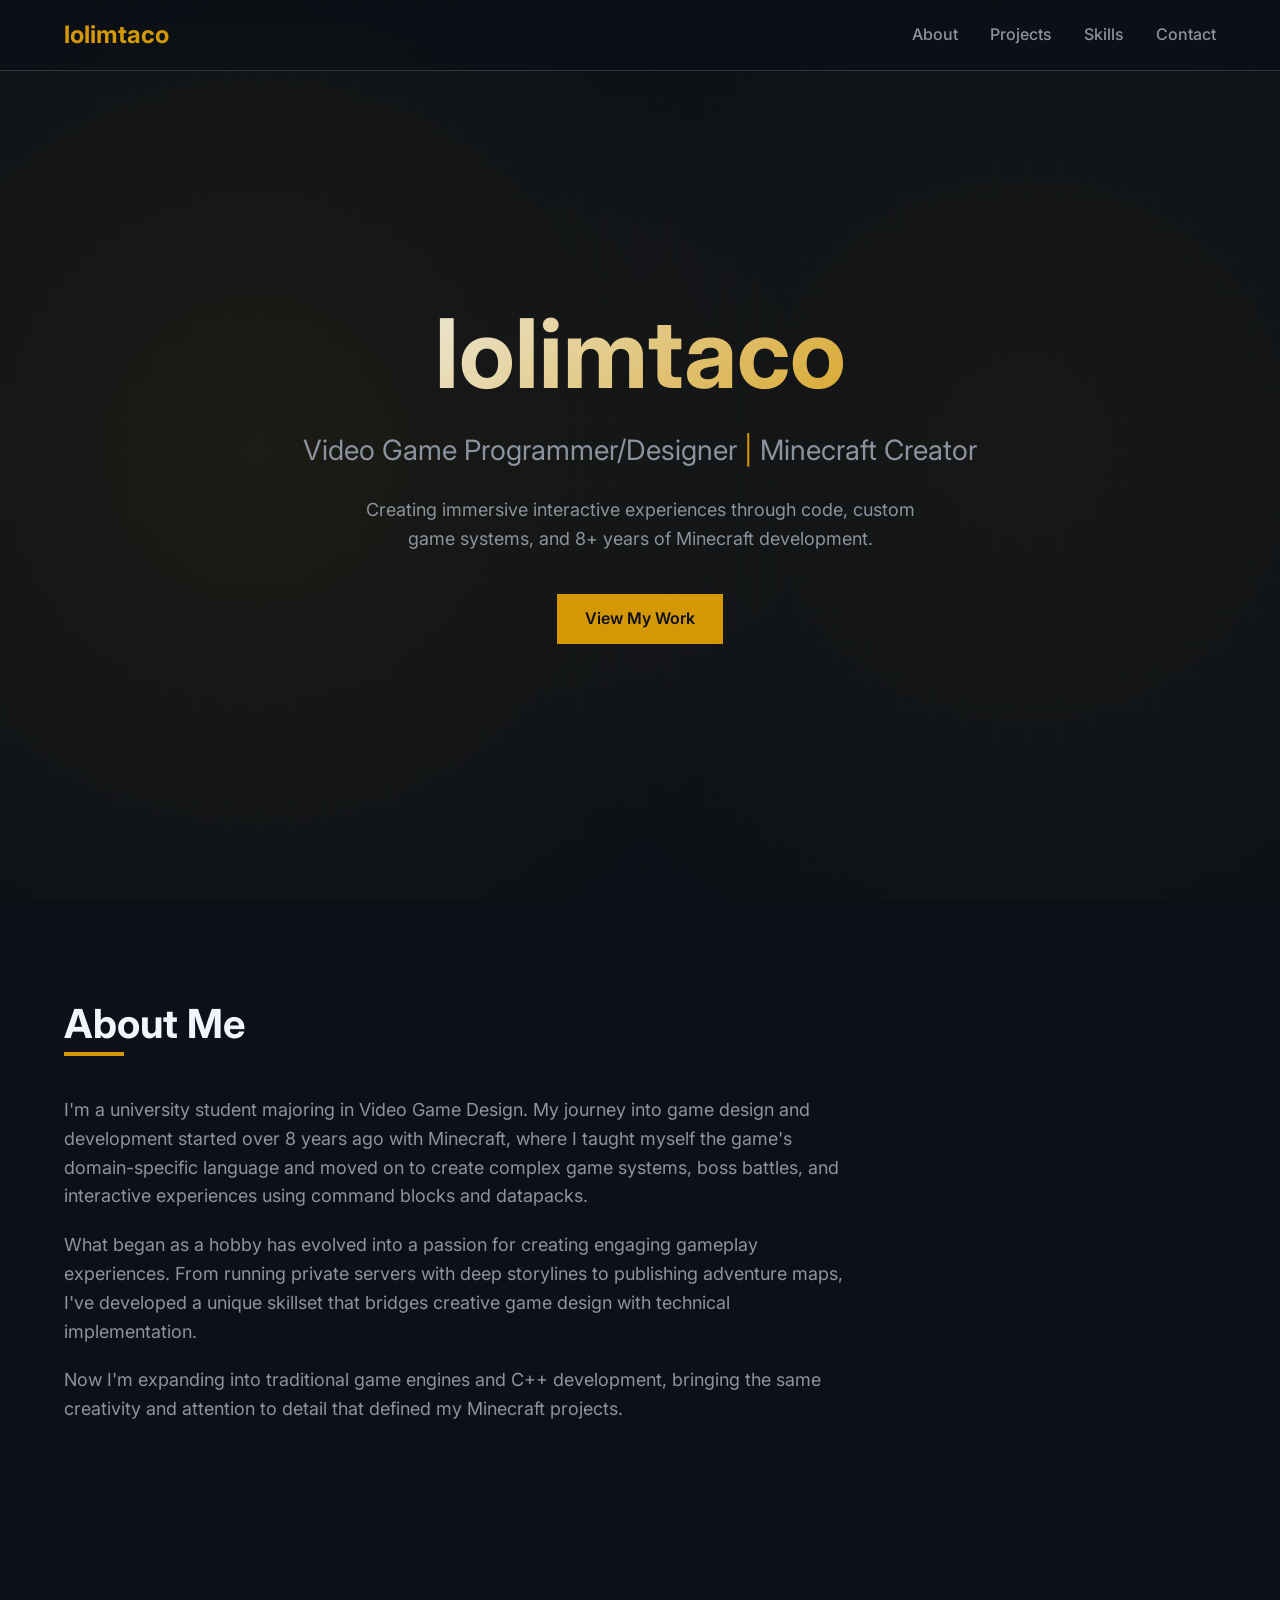
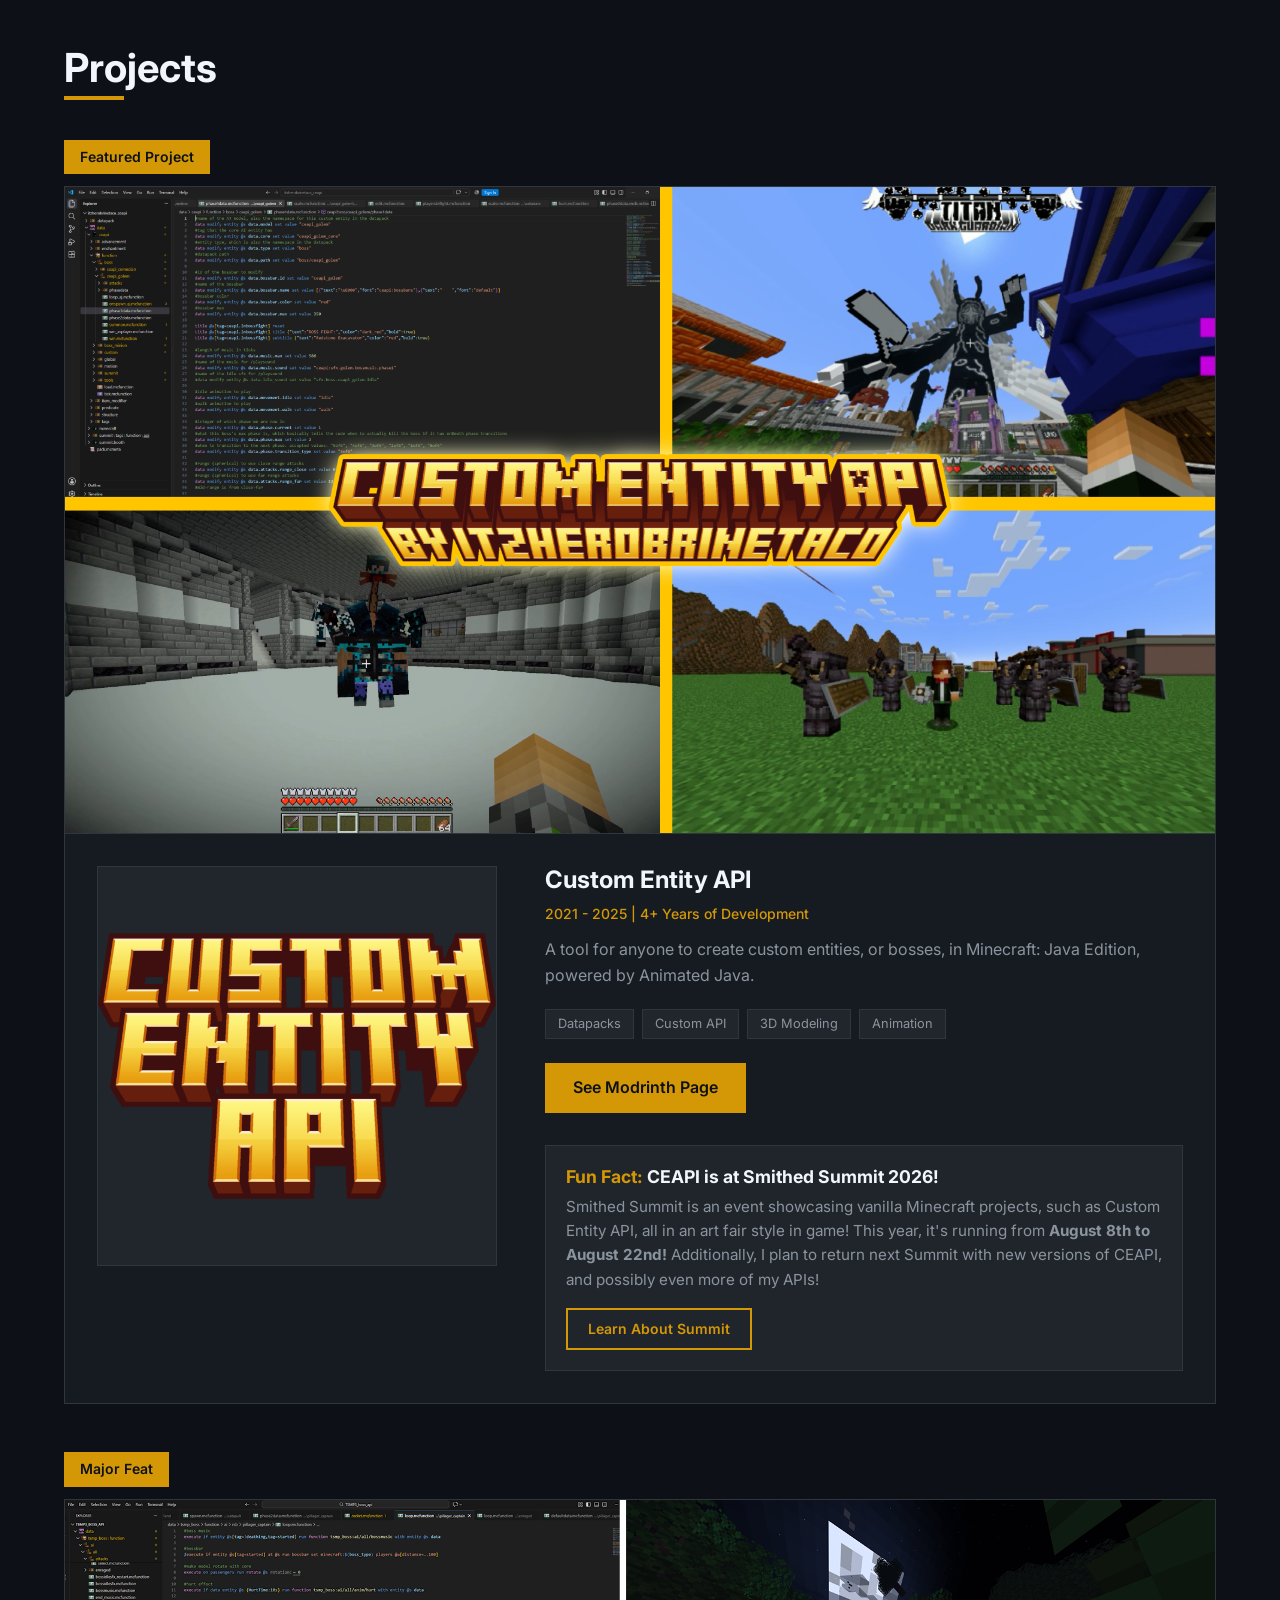
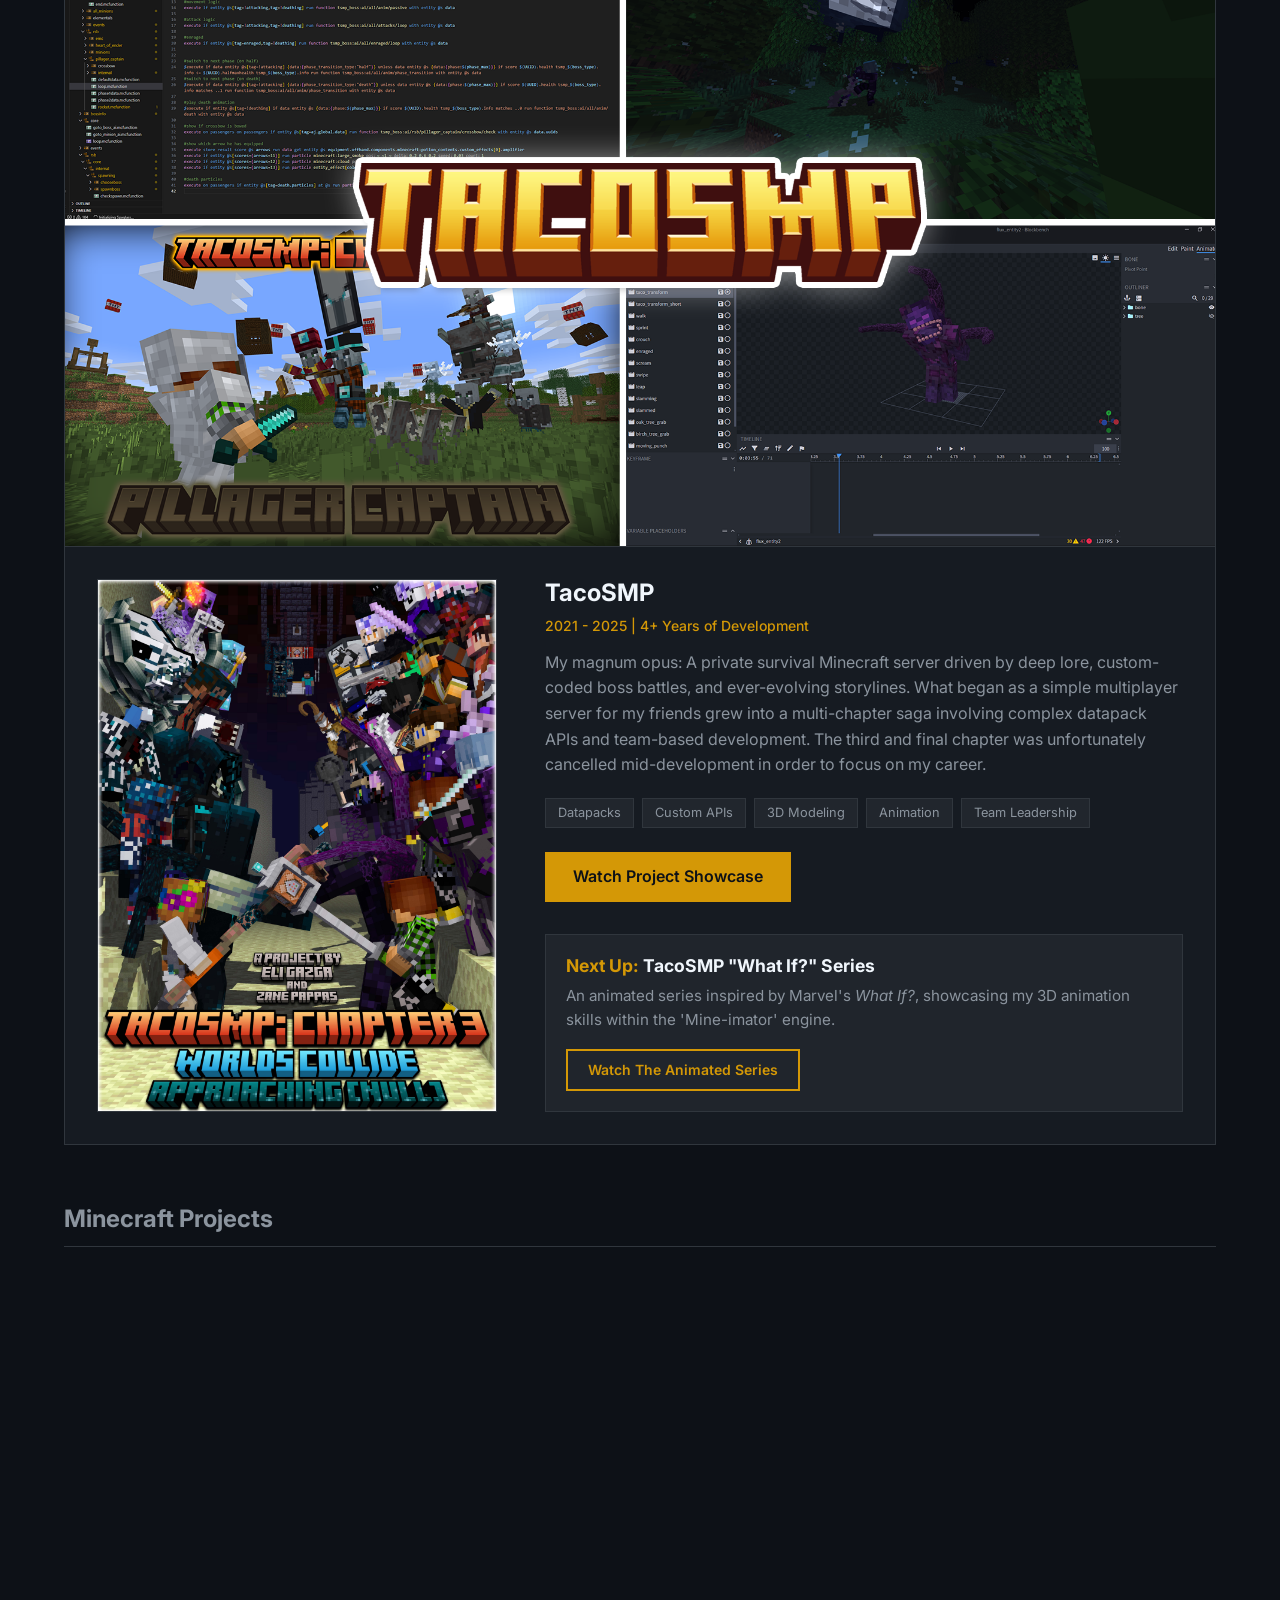
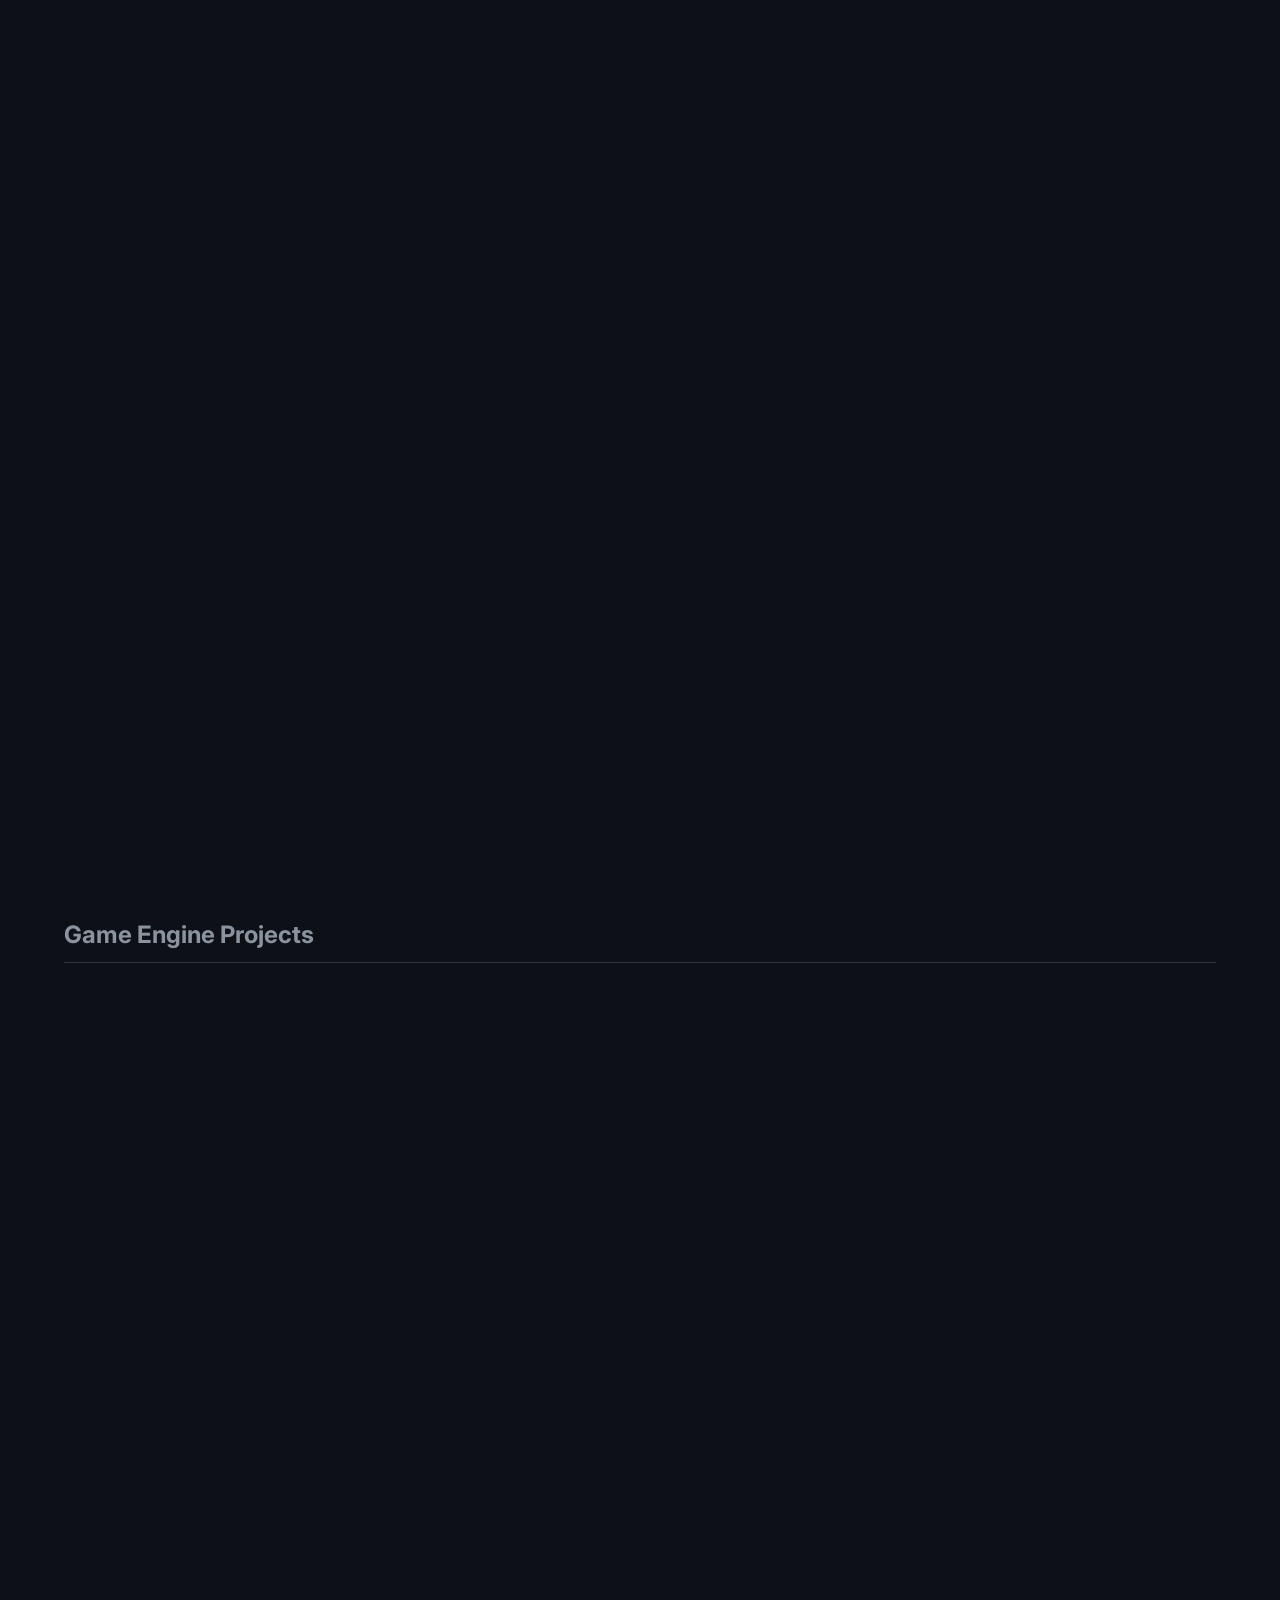
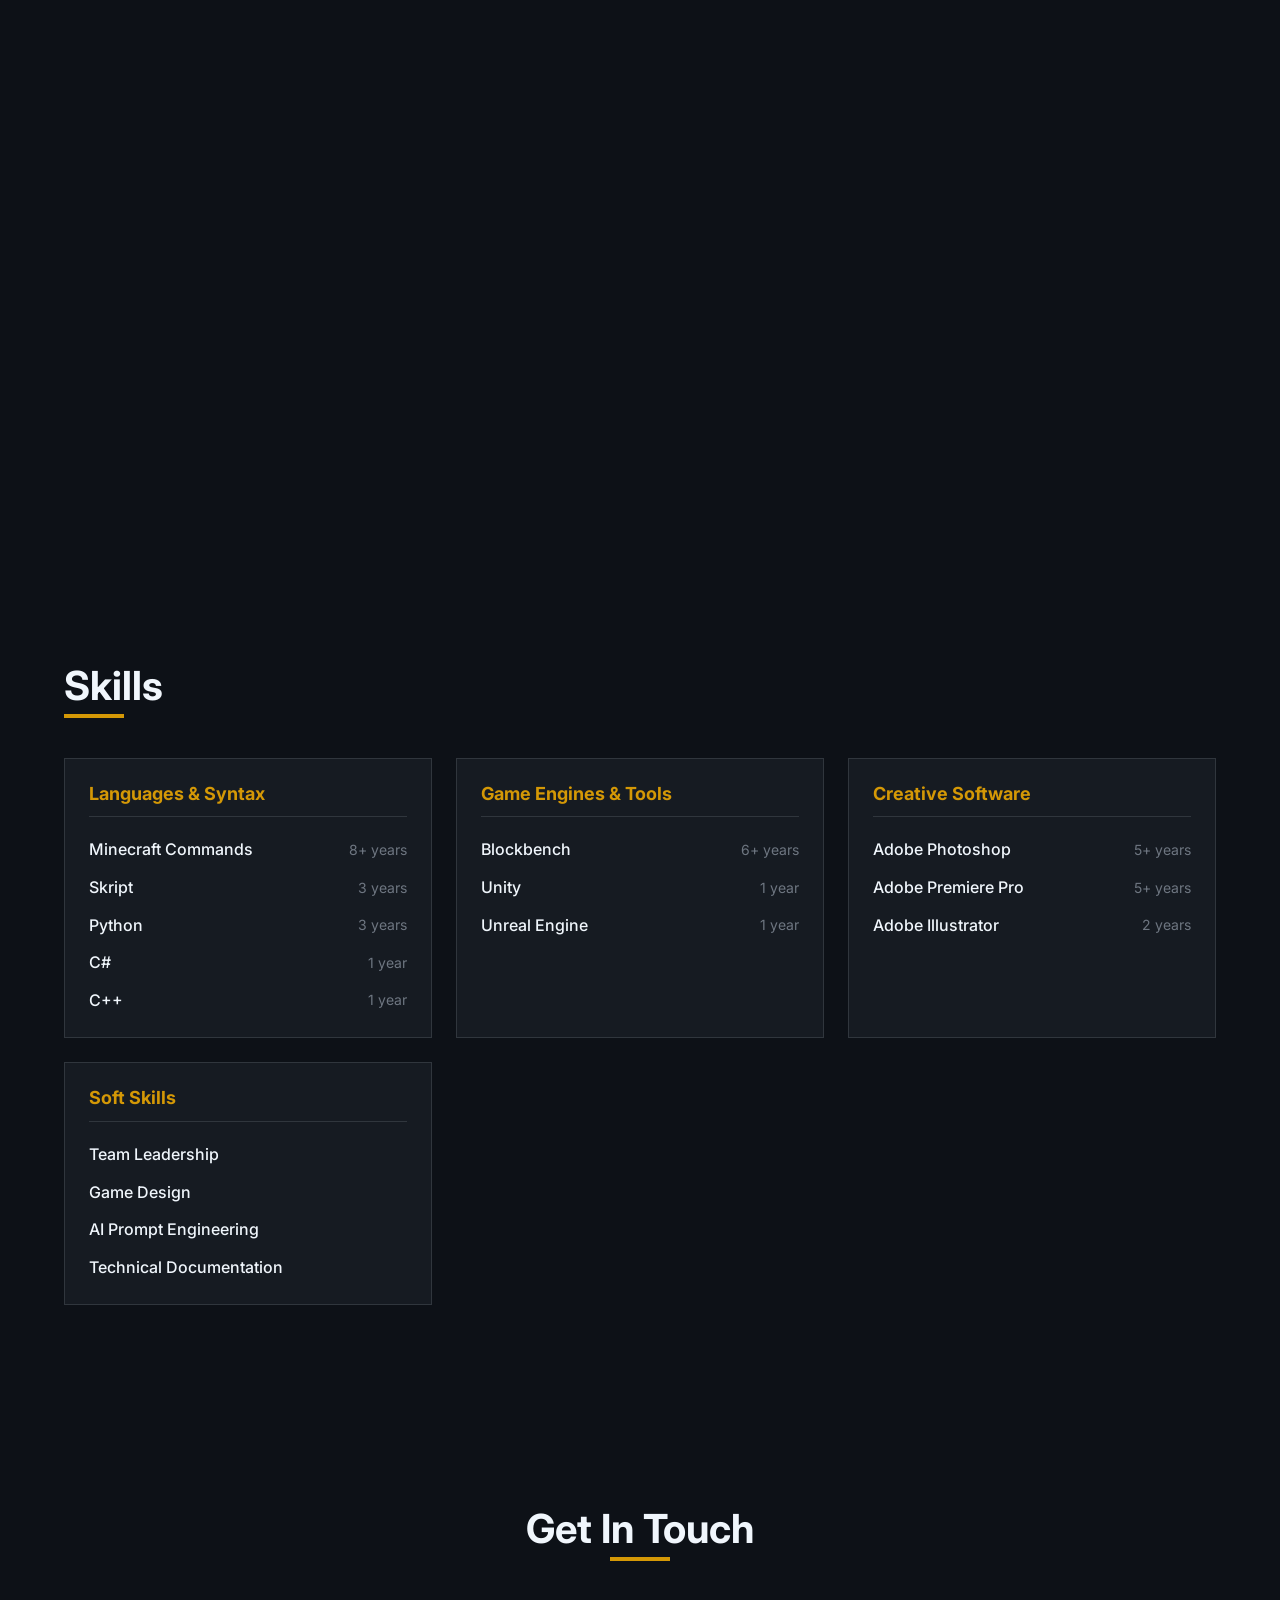
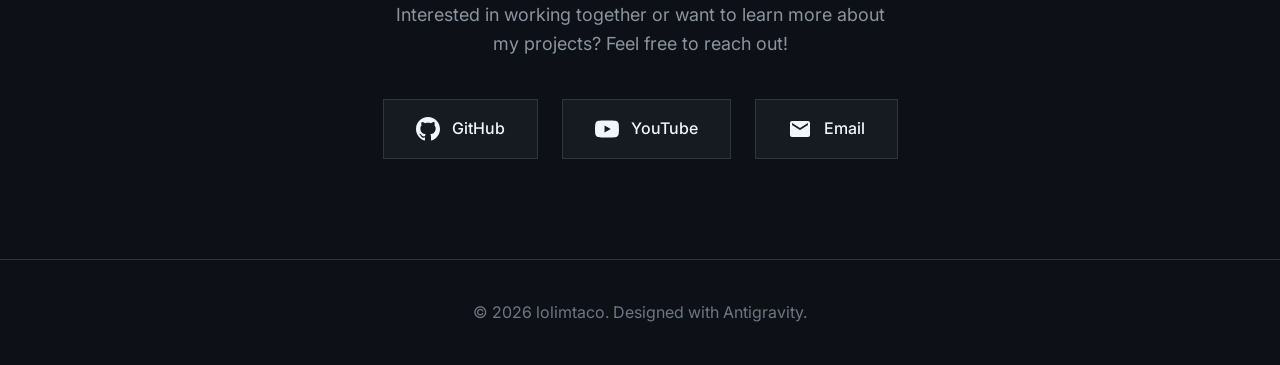
<file: index.html>
<!DOCTYPE html>
<html lang="en">

<head>
    <meta charset="UTF-8">
    <meta name="viewport" content="width=device-width, initial-scale=1.0">
    <title>lolimtaco</title>
    <meta name="description"
        content="Portfolio of a video game programming student specializing in Minecraft development, custom game systems, and interactive experiences.">
    <link rel="stylesheet" href="styles.css">
    <link rel="preconnect" href="https://fonts.googleapis.com">
    <link rel="preconnect" href="https://fonts.gstatic.com" crossorigin>
    <link href="https://fonts.googleapis.com/css2?family=Inter:wght@400;500;600;700&display=swap" rel="stylesheet">
</head>

<body>
    <!-- Navigation -->
    <nav class="navbar" id="navbar">
        <div class="nav-container">
            <a href="#hero" class="nav-logo">lolimtaco</a>
            <button class="nav-toggle" id="nav-toggle" aria-label="Toggle navigation">
                <span></span>
                <span></span>
                <span></span>
            </button>
            <ul class="nav-menu" id="nav-menu">
                <li><a href="#about" class="nav-link">About</a></li>
                <li><a href="#projects" class="nav-link">Projects</a></li>
                <li><a href="#skills" class="nav-link">Skills</a></li>
                <li><a href="#contact" class="nav-link">Contact</a></li>
            </ul>
        </div>
    </nav>

    <!-- Hero Section -->
    <section class="hero" id="hero">
        <div class="hero-content">
            <h1 class="hero-title">lolimtaco</h1>
            <p class="hero-subtitle">Video Game Programmer/Designer <span class="accent">|</span> Minecraft Creator</p>
            <p class="hero-description">Creating immersive interactive experiences through code, custom game systems,
                and 8+ years of Minecraft development.</p>
            <a href="#projects" class="btn btn-primary">View My Work</a>
        </div>
        <div class="hero-bg"></div>
    </section>

    <!-- About Section -->
    <section class="section about" id="about">
        <div class="container">
            <h2 class="section-title">About Me</h2>
            <div class="about-content">
                <p>I'm a university student majoring in Video Game Design.
                    My journey into game design and development started over 8 years ago with Minecraft, where I taught
                    myself the game's domain-specific language and moved on to create complex game systems,
                    boss battles, and interactive experiences using command blocks and datapacks.</p>
                <p>What began as a hobby has evolved into a passion for creating engaging gameplay experiences. From
                    running private servers with deep storylines to publishing adventure maps, I've developed a unique
                    skillset that bridges creative game design with technical implementation.</p>
                <p>Now I'm expanding into traditional game engines and C++ development, bringing the same creativity and
                    attention to detail that defined my Minecraft projects.</p>
            </div>
        </div>
    </section>

    <!-- Projects Section -->
    <section class="section projects" id="projects">
        <div class="container">
            <h2 class="section-title">Projects</h2>


            <!-- Featured Project -->
            <div class="featured-project">
                <div class="featured-badge">Featured Project</div>
                <div class="project-card featured-expanded">
                    <!-- Top 16x9 Image -->
                    <div class="featured-hero-image">
                        <img src="assets/images/ceapi-banner.png" alt="Custom Entity API Banner">
                    </div>

                    <div class="featured-content-grid">
                        <!-- Poster Image (11x14 appx) -->
                        <div class="featured-poster" style="aspect-ratio: 1 / 1;">
                            <img src="assets/images/ceapi-logo.png" alt="Custom Entity API Logo">
                        </div>

                        <!-- Project Info -->
                        <div class="featured-info">
                            <h3 class="project-title">Custom Entity API</h3>
                            <p class="project-duration">2021 - 2025 | 4+ Years of Development</p>
                            <p class="project-description">A tool for anyone to create custom entities,
                                or bosses, in Minecraft: Java Edition, powered by Animated Java.</p>
                            <div class="project-tags">
                                <span class="tag">Datapacks</span>
                                <span class="tag">Custom API</span>
                                <span class="tag">3D Modeling</span>
                                <span class="tag">Animation</span>
                            </div>

                            <div class="featured-actions">
                                <a href="https://modrinth.com/project/custom-entity-api" target="_blank"
                                    class="btn btn-primary">See
                                    Modrinth Page</a>
                            </div>

                            <div class="featured-subsection">
                                <h4><span class="accent">Fun Fact:</span> CEAPI is at Smithed Summit 2026!</h4>
                                <p class="subsection-text">Smithed Summit is an event showcasing vanilla Minecraft
                                    projects,
                                    such as Custom Entity API, all in an art fair style in game! This year, it's
                                    running from <b>August 8th to August 22nd!</b> Additionally, I plan to return
                                    next Summit with new versions of CEAPI, and possibly even more of my APIs!</p>
                                <a href="https://smithed.net/summit" target="_blank" class="btn btn-secondary">Learn
                                    About Summit</a>
                            </div>
                        </div>
                    </div>
                </div>
            </div>


            <!-- Featured Project -->
            <div class="featured-project">
                <div class="featured-badge">Major Feat</div>
                <div class="project-card featured-expanded">
                    <!-- Top 16x9 Image -->
                    <div class="featured-hero-image">
                        <img src="assets/images/tacosmp_16x9.png" alt="TacoSMP World Preview">
                    </div>

                    <div class="featured-content-grid">
                        <!-- Poster Image (11x14 appx) -->
                        <div class="featured-poster">
                            <img src="assets/images/tacosmp_11x14.jpg" alt="TacoSMP Chapter 3 Concept Poster">
                        </div>

                        <!-- Project Info -->
                        <div class="featured-info">
                            <h3 class="project-title">TacoSMP</h3>
                            <p class="project-duration">2021 - 2025 | 4+ Years of Development</p>
                            <p class="project-description">My magnum opus: A private survival Minecraft server driven
                                by deep lore, custom-coded boss battles, and ever-evolving storylines. What began as a
                                simple
                                multiplayer server for my friends grew into a multi-chapter saga involving complex
                                datapack APIs and team-based
                                development. The third and final chapter was unfortunately cancelled mid-development in
                                order to focus on my career.</p>
                            <div class="project-tags">
                                <span class="tag">Datapacks</span>
                                <span class="tag">Custom APIs</span>
                                <span class="tag">3D Modeling</span>
                                <span class="tag">Animation</span>
                                <span class="tag">Team Leadership</span>
                            </div>

                            <div class="featured-actions">
                                <a href="https://www.youtube.com/@lolimtaco" target="_blank"
                                    class="btn btn-primary">Watch Project Showcase</a>
                            </div>

                            <!-- "What If?" Animated Series Section -->
                            <div class="featured-subsection">
                                <h4><span class="accent">Next Up:</span> TacoSMP "What If?" Series</h4>
                                <p class="subsection-text">An animated series inspired by Marvel's <em>What If?</em>,
                                    showcasing my 3D animation skills within the 'Mine-imator' engine.</p>
                                <a href="https://www.youtube.com/playlist?list=PLE0Hb4256EB7e05jhc78JMvOLK2rjjSTC"
                                    target="_blank" class="btn btn-secondary">Watch The Animated Series</a>
                            </div>
                        </div>
                    </div>
                </div>
            </div>

            <!-- Minecraft Projects -->
            <h3 class="projects-category">Minecraft Projects</h3>
            <div class="projects-grid">
                <!-- MCRoleplay -->
                <div class="project-card">
                    <div class="project-image">
                        <img src="assets/images/mcrp_16x9.png" alt="MCRP Logo">
                    </div>
                    <div class="project-info">
                        <h3 class="project-title">MCRoleplay (MCRP)</h3>
                        <p class="project-duration">4+ Years | Ongoing</p>
                        <p class="project-description">A creative mode server featuring deep lore and custom-coded
                            events. Served as a testing ground for TacoSMP's custom item and boss APIs, allowing
                            experimentation with a playerbase without working around live updates.</p>
                        <div class="project-tags">
                            <span class="tag">Datapacks</span>
                            <span class="tag">3D Modeling</span>
                            <span class="tag">Animation</span>
                        </div>
                        <a href="https://www.youtube.com/playlist?list=PLE0Hb4256EB792jKy7xmOMtV88kSH75Xc"
                            target="_blank" class="btn btn-secondary project-link">Watch Showcase</a>
                    </div>
                </div>

                <!-- AvA in MC -->
                <div class="project-card">
                    <div class="project-image">
                        <img src="assets/images/ava_16x9.png" alt="AvA in MC Gameplay">
                    </div>
                    <div class="project-info">
                        <h3 class="project-title">AvA in MC</h3>
                        <p class="project-duration">Work in Progress</p>
                        <p class="project-description">A tribute to Alan Becker's Animator vs Animation series. Bringing
                            the
                            stick figures to Minecraft as polished, survival-friendly boss encounters.</p>
                        <div class="project-tags">
                            <span class="tag">Datapacks</span>
                            <span class="tag">Boss Design</span>
                            <span class="tag">3D Animation</span>
                        </div>
                        <a href="https://www.youtube.com/@lolimtaco" target="_blank"
                            class="btn btn-secondary project-link">Work in Progress!</a>
                    </div>
                </div>

                <!-- Call of The Void -->
                <div class="project-card">
                    <div class="project-image">
                        <img src="assets/images/cotv_16x9.png" alt="Call of The Void Gameplay">
                    </div>
                    <div class="project-info">
                        <h3 class="project-title">Call of The Void</h3>
                        <p class="project-duration">Published on MinecraftMaps.com</p>
                        <p class="project-description">A fully functional combat game built in Minecraft with only
                            command
                            blocks, recreating the Undertale fan-game "Call of The Void."</p>
                        <div class="project-tags">
                            <span class="tag">Command Blocks</span>
                            <span class="tag">Solo Project</span>
                            <span class="tag">Published</span>
                        </div>
                        <a href="https://www.youtube.com/watch?v=1bSvf3Sia68" target="_blank"
                            class="btn btn-secondary project-link">Watch Showcase</a>
                    </div>
                </div>

                <!-- FRC Scouting in MC -->
                <div class="project-card">
                    <div class="project-image">
                        <img src="assets/images/frc_16x9.png" alt="FRC Scouting in MC">
                    </div>
                    <div class="project-info">
                        <h3 class="project-title">FRC Scouting World</h3>
                        <p class="project-duration">Published on chiefdelphi.com</p>
                        <p class="project-description">A custom system created for FIRST Robotics Competition
                            scouting, allowing for data collection during matches and analysis of team performance.
                        </p>
                        <div class="project-tags">
                            <span class="tag">Command Blocks</span>
                            <span class="tag">Skript</span>
                            <span class="tag">Solo Project</span>
                            <span class="tag">FRC</span>
                        </div>
                        <a href="https://www.youtube.com/watch?v=xl8ba8nbm-Y" target="_blank"
                            class="btn btn-secondary project-link">Watch Showcase</a>
                    </div>
                </div>
            </div>

            <!-- Game Engine Projects -->
            <h3 class="projects-category">Game Engine Projects</h3>
            <div class="projects-grid">

                <!-- Project Rooms -->
                <div class="project-card">
                    <div class="project-image">
                        <img src="assets/images/rooms_16x9.png" alt="Project Rooms Logo">
                    </div>
                    <div class="project-info">
                        <h3 class="project-title">Project Rooms</h3>
                        <p class="project-duration">School Project | Unreal Engine</p>
                        <p class="project-description">A small puzzle game inspired by 'The Room', giving me
                            experience with level design and game development in Unreal Engine.</p>
                        <div class="project-tags">
                            <span class="tag">Solo Project</span>
                            <span class="tag">Puzzle</span>
                            <span class="tag">Unreal Engine</span>
                        </div>
                        <a href="project-rooms.html" class="btn btn-secondary project-link">Showcase & Discussion</a>
                    </div>
                </div>

                <!-- Hollow Knight Platformer -->
                <div class="project-card">
                    <div class="project-image">
                        <img src="assets/images/hk_16x9.png" alt="Fallen Temple Gameplay">
                    </div>
                    <div class="project-info">
                        <h3 class="project-title">Fallen Temple</h3>
                        <p class="project-duration">School Project | Team Collaboration</p>
                        <p class="project-description">A small platformer inspired by Hollow Knight, giving me a
                            view of the game development process in a team environment.</p>
                        <div class="project-tags">
                            <span class="tag">Team Project</span>
                            <span class="tag">Platformer</span>
                            <span class="tag">C#</span>
                            <span class="tag">Unity</span>
                        </div>
                        <a href="https://www.youtube.com/@lolimtaco" target="_blank"
                            class="btn btn-secondary project-link">Watch Showcase</a>
                    </div>
                </div>

                <!-- Space Invaders -->
                <div class="project-card">
                    <div class="project-image">
                        <img src="assets/images/si_16x9.png" alt="Space Invaders: Rebooted Gameplay">
                    </div>
                    <div class="project-info">
                        <h3 class="project-title">Space Invaders: Rebooted</h3>
                        <p class="project-duration">School Project</p>
                        <p class="project-description">A classic arcade remake with a strategic twist: a custom power-up
                            system that changes how players approach each wave.</p>
                        <div class="project-tags">
                            <span class="tag">Arcade</span>
                            <span class="tag">Power-ups</span>
                            <span class="tag">Solo Project</span>
                        </div>
                        <a href="https://www.youtube.com/@lolimtaco" target="_blank"
                            class="btn btn-secondary project-link">Watch Showcase</a>
                    </div>
                </div>

                <!-- Risk of Rain 2 -->
                <div class="project-card">
                    <div class="project-image">
                        <img src="assets/images/ror2_16x9.png" alt="Risk of Rain 2 Modding">
                    </div>
                    <div class="project-info">
                        <h3 class="project-title">Risk of Rain 2 Modding</h3>
                        <p class="project-duration">In Progress</p>
                        <p class="project-description">Learning C# by creating content for Risk of Rain 2, applying game
                            design principles to an existing codebase.</p>
                        <div class="project-tags">
                            <span class="tag">C#</span>
                            <span class="tag">Modding</span>
                            <span class="tag">Learning</span>
                        </div>
                        <a href="https://www.youtube.com/@lolimtaco" target="_blank"
                            class="btn btn-secondary project-link">Watch Showcase</a>
                    </div>
                </div>
            </div>
        </div>
    </section>

    <!-- Skills Section -->
    <section class="section skills" id="skills">
        <div class="container">
            <h2 class="section-title">Skills</h2>
            <div class="skills-grid">
                <div class="skill-category">
                    <h3 class="skill-category-title">Languages & Syntax</h3>
                    <div class="skill-items">
                        <div class="skill-item">
                            <span class="skill-name">Minecraft Commands</span>
                            <span class="skill-level">8+ years</span>
                        </div>
                        <div class="skill-item">
                            <span class="skill-name">Skript</span>
                            <span class="skill-level">3 years</span>
                        </div>
                        <div class="skill-item">
                            <span class="skill-name">Python</span>
                            <span class="skill-level">3 years</span>
                        </div>
                        <div class="skill-item">
                            <span class="skill-name">C#</span>
                            <span class="skill-level">1 year</span>
                        </div>
                        <div class="skill-item">
                            <span class="skill-name">C++</span>
                            <span class="skill-level">1 year</span>
                        </div>
                    </div>
                </div>
                <div class="skill-category">
                    <h3 class="skill-category-title">Game Engines & Tools</h3>
                    <div class="skill-items">
                        <div class="skill-item">
                            <span class="skill-name">Blockbench</span>
                            <span class="skill-level">6+ years</span>
                        </div>
                        <div class="skill-item">
                            <span class="skill-name">Unity</span>
                            <span class="skill-level">1 year</span>
                        </div>
                        <div class="skill-item">
                            <span class="skill-name">Unreal Engine</span>
                            <span class="skill-level">1 year</span>
                        </div>

                    </div>
                </div>
                <div class="skill-category">
                    <h3 class="skill-category-title">Creative Software</h3>
                    <div class="skill-items">
                        <div class="skill-item">
                            <span class="skill-name">Adobe Photoshop</span>
                            <span class="skill-level">5+ years</span>
                        </div>
                        <div class="skill-item">
                            <span class="skill-name">Adobe Premiere Pro</span>
                            <span class="skill-level">5+ years</span>
                        </div>
                        <div class="skill-item">
                            <span class="skill-name">Adobe Illustrator</span>
                            <span class="skill-level">2 years</span>
                        </div>
                    </div>
                </div>
                <div class="skill-category">
                    <h3 class="skill-category-title">Soft Skills</h3>
                    <div class="skill-items">
                        <div class="skill-item">
                            <span class="skill-name">Team Leadership</span>
                        </div>
                        <div class="skill-item">
                            <span class="skill-name">Game Design</span>
                        </div>
                        <div class="skill-item">
                            <span class="skill-name">AI Prompt Engineering</span>
                        </div>
                        <div class="skill-item">
                            <span class="skill-name">Technical Documentation</span>
                        </div>
                    </div>
                </div>
            </div>
        </div>
    </section>

    <!-- Contact Section -->
    <section class="section contact" id="contact">
        <div class="container">
            <h2 class="section-title">Get In Touch</h2>
            <p class="contact-description">Interested in working together or want to learn more about my projects? Feel
                free to reach out!</p>
            <div class="contact-links">
                <a href="https://github.com/lolimtaco" class="contact-link" target="_blank" rel="noopener noreferrer">
                    <svg viewBox="0 0 24 24" class="contact-icon">
                        <path
                            d="M12 0c-6.626 0-12 5.373-12 12 0 5.302 3.438 9.8 8.207 11.387.599.111.793-.261.793-.577v-2.234c-3.338.726-4.033-1.416-4.033-1.416-.546-1.387-1.333-1.756-1.333-1.756-1.089-.745.083-.729.083-.729 1.205.084 1.839 1.237 1.839 1.237 1.07 1.834 2.807 1.304 3.492.997.107-.775.418-1.305.762-1.604-2.665-.305-5.467-1.334-5.467-5.931 0-1.311.469-2.381 1.236-3.221-.124-.303-.535-1.524.117-3.176 0 0 1.008-.322 3.301 1.23.957-.266 1.983-.399 3.003-.404 1.02.005 2.047.138 3.006.404 2.291-1.552 3.297-1.23 3.297-1.23.653 1.653.242 2.874.118 3.176.77.84 1.235 1.911 1.235 3.221 0 4.609-2.807 5.624-5.479 5.921.43.372.823 1.102.823 2.222v3.293c0 .319.192.694.801.576 4.765-1.589 8.199-6.086 8.199-11.386 0-6.627-5.373-12-12-12z" />
                    </svg>
                    GitHub
                </a>
                <a href="https://www.youtube.com/@lolimtaco" class="contact-link" target="_blank"
                    rel="noopener noreferrer">
                    <svg viewBox="0 0 24 24" class="contact-icon">
                        <path
                            d="M23.498 6.186a3.016 3.016 0 0 0-2.122-2.136C19.505 3.545 12 3.545 12 3.545s-7.505 0-9.377.505A3.017 3.017 0 0 0 .502 6.186C0 8.07 0 12 0 12s0 3.93.502 5.814a3.016 3.016 0 0 0 2.122 2.136c1.871.505 9.376.505 9.376.505s7.505 0 9.377-.505a3.015 3.015 0 0 0 2.122-2.136C24 15.93 24 12 24 12s0-3.93-.502-5.814zM9.545 15.568V8.432L15.818 12l-6.273 3.568z" />
                    </svg>
                    YouTube
                </a>
                <a href="mailto:lolimtaco@gmail.com" class="contact-link">
                    <svg viewBox="0 0 24 24" class="contact-icon">
                        <path
                            d="M20 4H4c-1.1 0-1.99.9-1.99 2L2 18c0 1.1.9 2 2 2h16c1.1 0 2-.9 2-2V6c0-1.1-.9-2-2-2zm0 4l-8 5-8-5V6l8 5 8-5v2z" />
                    </svg>
                    Email
                </a>
            </div>
        </div>
    </section>

    <!-- Footer -->
    <footer class="footer">
        <div class="container">
            <p>&copy; 2026 lolimtaco. Designed with Antigravity.</p>
        </div>
    </footer>

    <script src="script.js"></script>
</body>

</html>
</file>
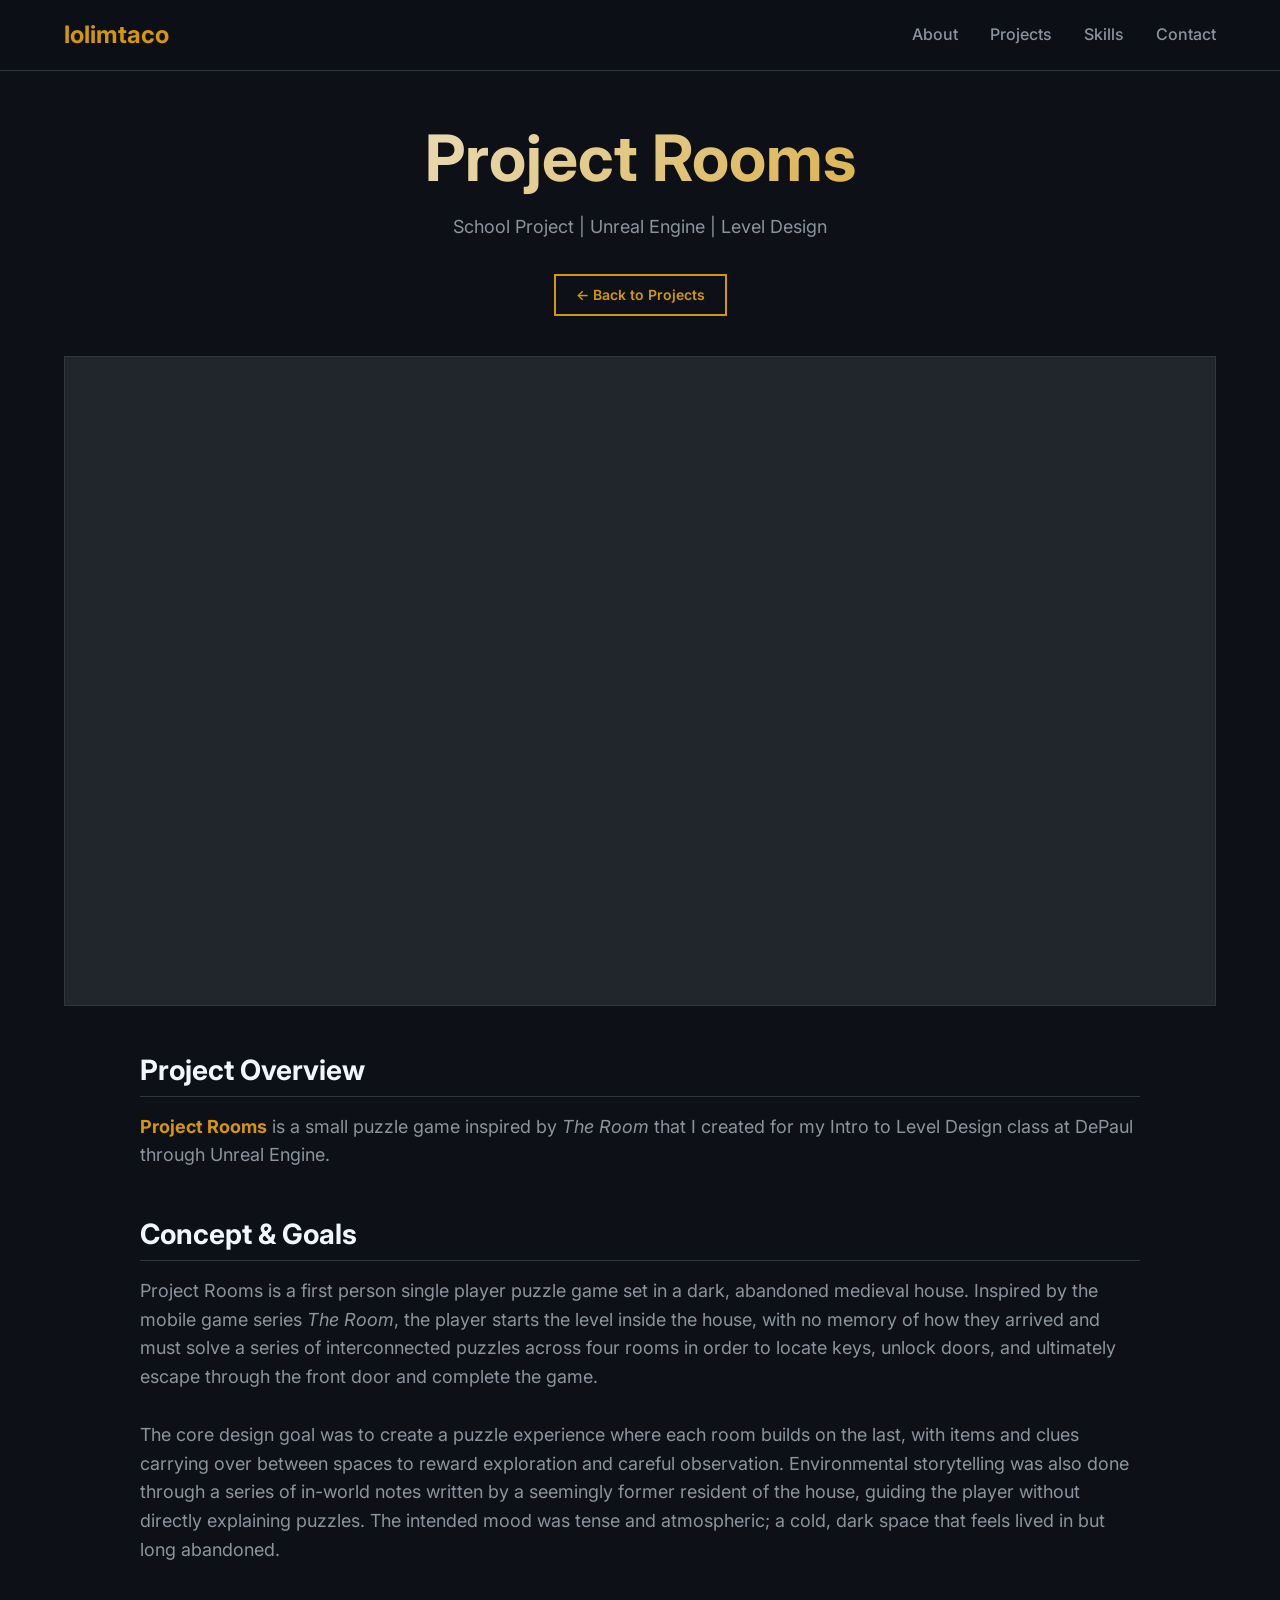
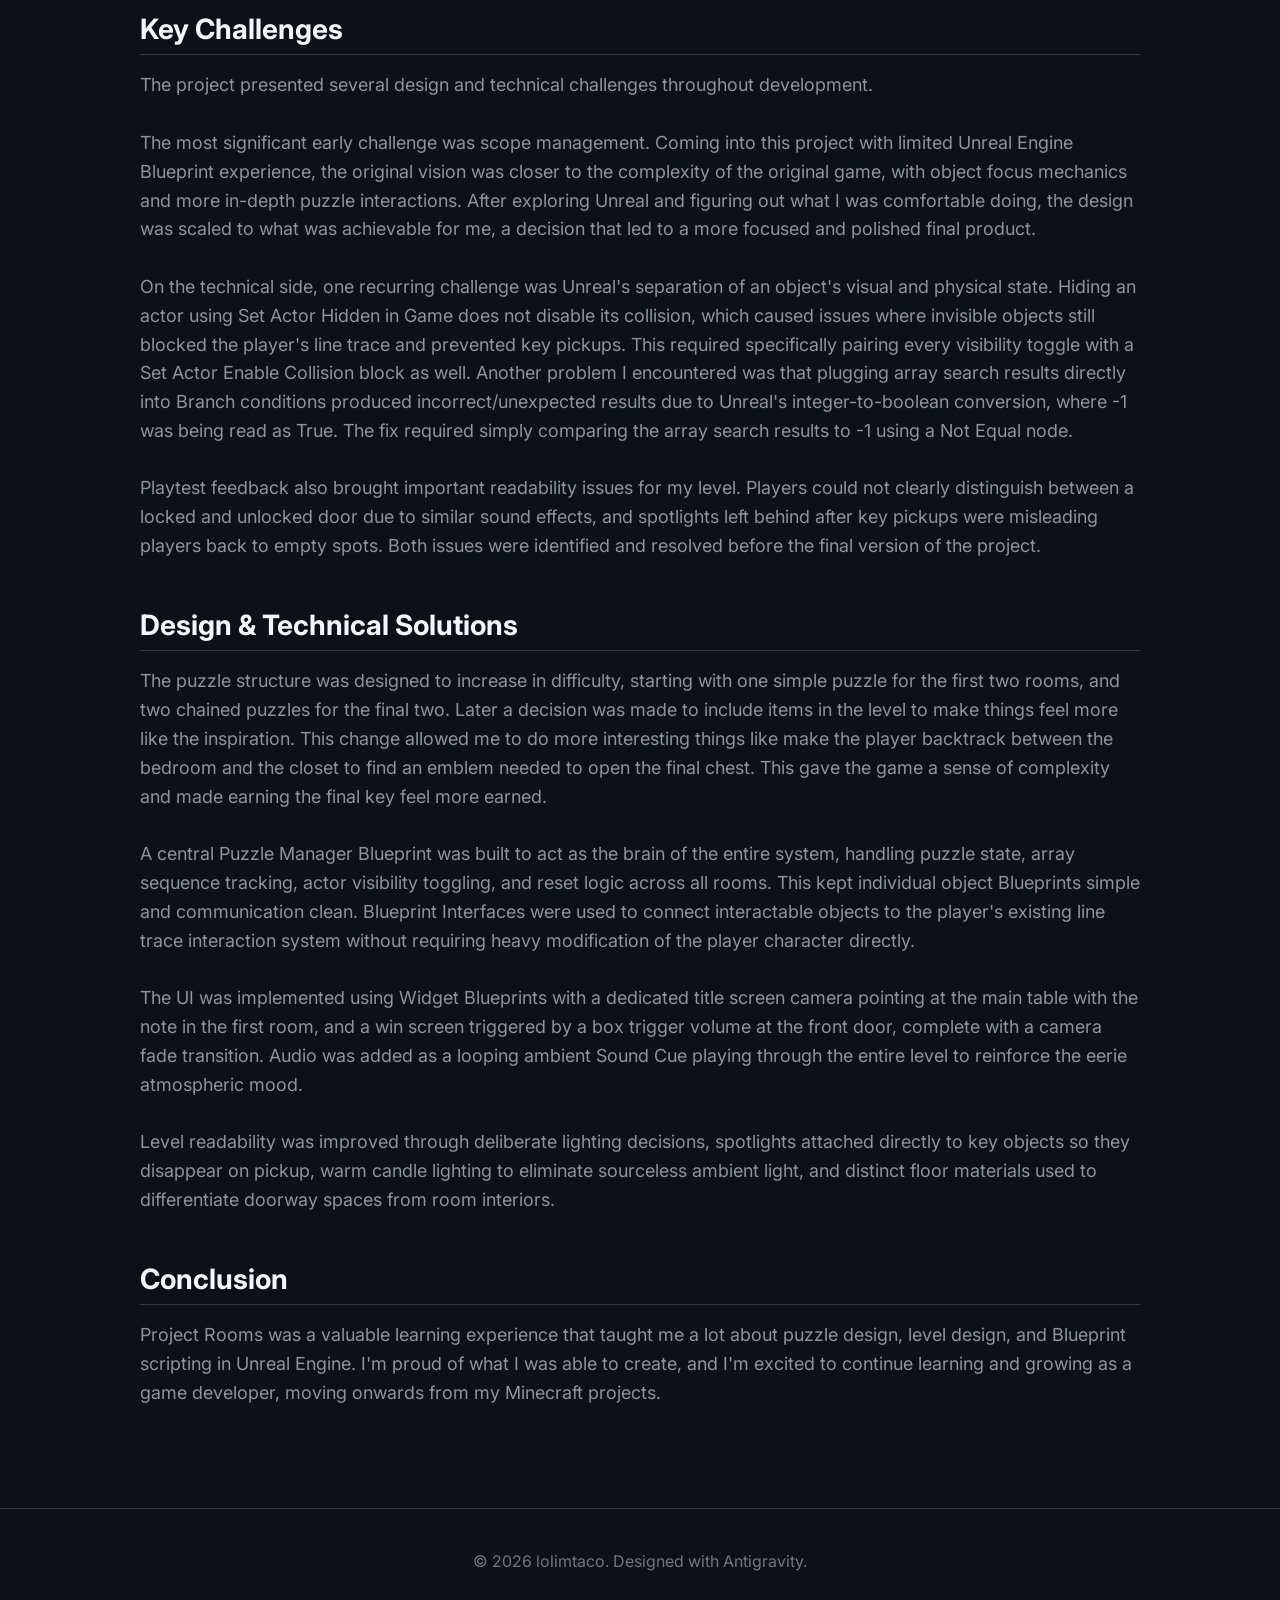
<file: project-rooms.html>
<!DOCTYPE html>
<html lang="en">

<head>
    <meta charset="UTF-8">
    <meta name="viewport" content="width=device-width, initial-scale=1.0">
    <title>Project Rooms | lolimtaco</title>
    <meta name="description"
        content="Showcase and Process for Project Rooms - A puzzle game inspired by 'The Room' developed in Unreal Engine.">
    <link rel="stylesheet" href="styles.css">
    <link rel="preconnect" href="https://fonts.googleapis.com">
    <link rel="preconnect" href="https://fonts.gstatic.com" crossorigin>
    <link href="https://fonts.googleapis.com/css2?family=Inter:wght@400;500;600;700&display=swap" rel="stylesheet">
    <style>
        .video-container {
            position: relative;
            padding-bottom: 56.25%;
            /* 16:9 Aspect Ratio */
            height: 0;
            overflow: hidden;
            margin-bottom: 40px;
            background: var(--bg-tertiary);
            border: 1px solid var(--border-color);
        }

        .video-container iframe,
        .video-container object,
        .video-container embed {
            position: absolute;
            top: 0;
            left: 0;
            width: 100%;
            height: 100%;
        }

        .project-detail-header {
            margin-bottom: 40px;
            text-align: center;
        }

        .project-detail-title {
            font-size: clamp(2.5rem, 5vw, 4rem);
            margin-bottom: 16px;
            background: linear-gradient(135deg, var(--text-primary) 0%, var(--accent) 100%);
            -webkit-background-clip: text;
            -webkit-text-fill-color: transparent;
            background-clip: text;
        }

        .project-detail-meta {
            color: var(--text-secondary);
            font-size: 1.125rem;
            margin-bottom: 32px;
        }

        .project-detail-content h3 {
            font-size: 1.75rem;
            color: var(--text-primary);
            margin-top: 48px;
            margin-bottom: 16px;
            border-bottom: 1px solid var(--border-color);
            padding-bottom: 8px;
        }
    </style>
</head>

<body>
    <!-- Navigation -->
    <nav class="navbar" id="navbar">
        <div class="nav-container">
            <a href="index.html#hero" class="nav-logo">lolimtaco</a>
            <button class="nav-toggle" id="nav-toggle" aria-label="Toggle navigation">
                <span></span>
                <span></span>
                <span></span>
            </button>
            <ul class="nav-menu" id="nav-menu">
                <li><a href="index.html#about" class="nav-link">About</a></li>
                <li><a href="index.html#projects" class="nav-link">Projects</a></li>
                <li><a href="index.html#skills" class="nav-link">Skills</a></li>
                <li><a href="index.html#contact" class="nav-link">Contact</a></li>
            </ul>
        </div>
    </nav>

    <!-- Main Content -->
    <main style="padding-top: 120px; padding-bottom: 80px;">
        <div class="container">
            <!-- Header -->
            <div class="project-detail-header">
                <h1 class="project-detail-title">Project Rooms</h1>
                <p class="project-detail-meta">School Project <span class="accent">|</span> Unreal Engine <span
                        class="accent">|</span> Level Design</p>
                <a href="index.html#projects" class="btn btn-secondary">&larr; Back to Projects</a>
            </div>

            <!-- Video Embed -->
            <div class="video-container">
                <!-- Replace 'YOUR_YOUTUBE_VIDEO_ID' with the actual ID from your YouTube video link -->
                <!-- e.g. for https://www.youtube.com/watch?v=dQw4w9WgXcQ the ID is dQw4w9WgXcQ -->
                <iframe width="560" height="315" src="https://www.youtube.com/embed/sJFJ54CzVqI?si=Ko8QorHbTkxAWztS"
                    title="YouTube video player" frameborder="0"
                    allow="accelerometer; autoplay; clipboard-write; encrypted-media; gyroscope; picture-in-picture; web-share"
                    referrerpolicy="strict-origin-when-cross-origin" allowfullscreen></iframe>
            </div>

            <!-- About the Process -->
            <div class="about-content project-detail-content" style="max-width: 1000px; margin: 0 auto;">

                <h3>Project Overview</h3>
                <p>
                    <strong>Project Rooms</strong> is a small puzzle game inspired by <em>The Room</em> that I created
                    for
                    my Intro to Level Design class at DePaul through Unreal Engine.
                </p>

                <h3>Concept & Goals</h3>
                <p>
                    Project Rooms is a first person single player puzzle game set in a dark, abandoned medieval house.
                    Inspired by the mobile game series <em>The Room</em>, the player starts the level inside the house,
                    with no
                    memory of
                    how they arrived and must solve a series of interconnected puzzles across four rooms in order to
                    locate keys, unlock doors, and ultimately escape through the front door and complete the game.
                    <br>
                    <br>
                    The core design goal was to create a puzzle experience where each room builds on the last,
                    with items and clues carrying over between spaces to reward exploration and careful observation.
                    Environmental storytelling was also done through a series of in-world notes written by a seemingly
                    former resident of the house, guiding the player without directly explaining puzzles. The intended
                    mood was tense and
                    atmospheric; a cold, dark space that feels lived in but long abandoned.
                </p>

                <h3>Key Challenges</h3>
                <p>
                    The project presented several design and technical challenges throughout development.
                    <br><br>
                    The most significant early challenge was scope management. Coming into this project with limited
                    Unreal Engine
                    Blueprint experience, the original vision was closer to the complexity of the original game, with
                    object focus mechanics and more in-depth
                    puzzle interactions. After exploring Unreal and figuring out what I was comfortable doing, the
                    design was scaled to what was achievable for me, a
                    decision that led to a more focused and polished final product.
                    <br><br>
                    On the technical side, one recurring challenge was Unreal's separation of an object's visual and
                    physical state.
                    Hiding an actor using Set Actor Hidden in Game does not disable its collision, which caused issues
                    where invisible objects still blocked the player's line trace and prevented key pickups. This
                    required specifically pairing every visibility toggle with a Set Actor Enable Collision block as
                    well.
                    Another problem I encountered was that plugging array search results directly into Branch
                    conditions produced incorrect/unexpected
                    results due to Unreal's integer-to-boolean conversion, where -1 was being read as True. The
                    fix required simply comparing the array search results to -1 using a Not Equal node.
                    <br><br>
                    Playtest feedback also brought important readability issues for my level. Players could not clearly
                    distinguish
                    between a locked and unlocked door due to similar sound effects, and spotlights left behind after
                    key pickups were misleading players back to empty spots. Both issues were identified and resolved
                    before the final version of the project.
                </p>

                <h3>Design & Technical Solutions</h3>
                <p>
                    The puzzle structure was designed to increase in difficulty, starting with one simple puzzle for the
                    first two rooms, and two chained puzzles for the final two. Later a decision was made to include
                    items in the level to make things feel more like the inspiration. This change allowed me to do more
                    interesting things like
                    make the player backtrack between the bedroom and the
                    closet to find an emblem needed to open the final chest. This gave the game a sense of complexity
                    and made earning the final key feel more earned.
                    <br><br>
                    A central Puzzle Manager Blueprint was built to act as the brain of the entire system, handling
                    puzzle state, array sequence tracking, actor visibility toggling, and reset logic across all rooms.
                    This kept individual object Blueprints simple and communication clean. Blueprint Interfaces were
                    used to connect interactable objects to the player's existing line trace interaction system without
                    requiring heavy modification of the player character directly.
                    <br><br>
                    The UI was implemented using Widget Blueprints with a dedicated title screen camera pointing at the
                    main table with the note in the first room, and a win screen triggered by a box trigger volume at
                    the front door,
                    complete with a camera fade transition. Audio was added as a looping ambient Sound Cue playing
                    through the entire level to reinforce the eerie atmospheric mood.
                    <br><br>
                    Level readability was improved through deliberate lighting decisions, spotlights attached directly
                    to key objects so they disappear on pickup, warm candle lighting to eliminate sourceless ambient
                    light, and distinct floor materials used to differentiate doorway spaces from room interiors.
                </p>

                <h3>Conclusion</h3>
                <p>
                    Project Rooms was a valuable learning experience that taught me a lot about puzzle design, level
                    design, and Blueprint scripting in Unreal Engine. I'm proud of what I was able to create, and I'm
                    excited to continue learning and growing as a game developer, moving onwards from my Minecraft
                    projects.
                </p>

            </div>
        </div>
    </main>

    <!-- Footer -->
    <footer class="footer">
        <div class="container">
            <p>&copy; 2026 lolimtaco. Designed with Antigravity.</p>
        </div>
    </footer>

    <script src="script.js"></script>
</body>

</html>
</file>
<file: styles.css>
/* ============================================
   PORTFOLIO STYLES - lolimtaco
   Dark theme with blocky Minecraft-inspired aesthetic
   ============================================ */

/* CSS Variables */
:root {
    --bg-primary: #0d1117;
    --bg-secondary: #161b22;
    --bg-tertiary: #21262d;
    --accent: #d49806;
    --accent-hover: #e8a907;
    --accent-glow: rgba(212, 152, 6, 0.3);
    --text-primary: #f0f6fc;
    --text-secondary: #8b949e;
    --text-muted: #6e7681;
    --border-color: #30363d;
    --success: #7ee787;
    --font-family: 'Inter', -apple-system, BlinkMacSystemFont, 'Segoe UI', sans-serif;
    --transition: 0.3s ease;
    --container-width: 1200px;
}

/* Reset & Base */
*,
*::before,
*::after {
    margin: 0;
    padding: 0;
    box-sizing: border-box;
}

html {
    scroll-behavior: smooth;
}

body {
    font-family: var(--font-family);
    background-color: var(--bg-primary);
    color: var(--text-primary);
    line-height: 1.6;
    overflow-x: hidden;
}

/* Container */
.container {
    max-width: var(--container-width);
    margin: 0 auto;
    padding: 0 24px;
}

/* Typography */
h1,
h2,
h3,
h4 {
    font-weight: 700;
    line-height: 1.2;
}

a {
    text-decoration: none;
    color: inherit;
    transition: color var(--transition);
}

/* Buttons */
.btn {
    display: inline-block;
    padding: 12px 28px;
    font-size: 1rem;
    font-weight: 600;
    border: none;
    cursor: pointer;
    transition: all var(--transition);
    /* Blocky - no border radius */
}

.btn-primary {
    background: var(--accent);
    color: var(--bg-primary);
}

.btn-primary:hover {
    background: var(--accent-hover);
    box-shadow: 0 0 20px var(--accent-glow);
    transform: translateY(-2px);
}

.btn-secondary {
    background: transparent;
    color: var(--accent);
    border: 2px solid var(--accent);
    padding: 8px 20px;
    font-size: 0.875rem;
}

.btn-secondary:hover {
    background: var(--accent);
    color: var(--bg-primary);
}

/* Navigation */
.navbar {
    position: fixed;
    top: 0;
    left: 0;
    right: 0;
    z-index: 1000;
    background: rgba(13, 17, 23, 0.9);
    backdrop-filter: blur(10px);
    border-bottom: 1px solid var(--border-color);
    padding: 16px 0;
}

.nav-container {
    max-width: var(--container-width);
    margin: 0 auto;
    padding: 0 24px;
    display: flex;
    justify-content: space-between;
    align-items: center;
}

.nav-logo {
    font-size: 1.5rem;
    font-weight: 700;
    color: var(--accent);
}

.nav-menu {
    display: flex;
    list-style: none;
    gap: 32px;
}

.nav-link {
    color: var(--text-secondary);
    font-weight: 500;
    position: relative;
}

.nav-link::after {
    content: '';
    position: absolute;
    bottom: -4px;
    left: 0;
    width: 0;
    height: 2px;
    background: var(--accent);
    transition: width var(--transition);
}

.nav-link:hover {
    color: var(--text-primary);
}

.nav-link:hover::after {
    width: 100%;
}

.nav-toggle {
    display: none;
    flex-direction: column;
    gap: 5px;
    background: none;
    border: none;
    cursor: pointer;
    padding: 4px;
}

.nav-toggle span {
    width: 24px;
    height: 2px;
    background: var(--text-primary);
    transition: var(--transition);
}

/* Hero Section */
.hero {
    min-height: 100vh;
    display: flex;
    align-items: center;
    justify-content: center;
    position: relative;
    padding: 120px 24px 80px;
    overflow: hidden;
}

.hero-content {
    text-align: center;
    z-index: 1;
    max-width: 800px;
}

.hero-title {
    font-size: clamp(3rem, 8vw, 6rem);
    margin-bottom: 16px;
    background: linear-gradient(135deg, var(--text-primary) 0%, var(--accent) 100%);
    -webkit-background-clip: text;
    -webkit-text-fill-color: transparent;
    background-clip: text;
}

.hero-subtitle {
    font-size: clamp(1.25rem, 3vw, 1.75rem);
    color: var(--text-secondary);
    margin-bottom: 24px;
}

.hero-subtitle .accent {
    color: var(--accent);
}

.hero-description {
    font-size: 1.125rem;
    color: var(--text-secondary);
    margin-bottom: 40px;
    max-width: 600px;
    margin-left: auto;
    margin-right: auto;
}

.hero-bg {
    position: absolute;
    top: 0;
    left: 0;
    right: 0;
    bottom: 0;
    background:
        radial-gradient(circle at 20% 50%, rgba(212, 152, 6, 0.08) 0%, transparent 50%),
        radial-gradient(circle at 80% 50%, rgba(212, 152, 6, 0.05) 0%, transparent 50%);
    pointer-events: none;
}

/* Blocky grid pattern overlay */
.hero::before {
    content: '';
    position: absolute;
    top: 0;
    left: 0;
    right: 0;
    bottom: 0;
    background-image:
        linear-gradient(rgba(48, 54, 61, 0.1) 1px, transparent 1px),
        linear-gradient(90deg, rgba(48, 54, 61, 0.1) 1px, transparent 1px);
    background-size: 32px 32px;
    pointer-events: none;
    opacity: 0.5;
}

/* Sections */
.section {
    padding: 100px 0;
}

.section-title {
    font-size: 2.5rem;
    margin-bottom: 48px;
    position: relative;
    display: inline-block;
}

.section-title::after {
    content: '';
    position: absolute;
    bottom: -8px;
    left: 0;
    width: 60px;
    height: 4px;
    background: var(--accent);
}

/* About Section */
.about-content {
    max-width: 800px;
}

.about-content p {
    color: var(--text-secondary);
    font-size: 1.125rem;
    margin-bottom: 20px;
}

.about-content strong {
    color: var(--accent);
}

/* Projects Section */
.projects-category {
    font-size: 1.5rem;
    color: var(--text-secondary);
    margin: 60px 0 32px;
    padding-bottom: 12px;
    border-bottom: 1px solid var(--border-color);
}

.projects-grid {
    display: grid;
    grid-template-columns: repeat(auto-fill, minmax(350px, 1fr));
    gap: 24px;
}

/* Featured Project - Expanded Layout */
.featured-project {
    position: relative;
    margin-bottom: 48px;
}

.featured-badge {
    display: inline-block;
    background: var(--accent);
    color: var(--bg-primary);
    padding: 6px 16px;
    font-size: 0.875rem;
    font-weight: 600;
    margin-bottom: 12px;
}

/* Project Card (Standard) */
.project-card {
    background: var(--bg-secondary);
    border: 1px solid var(--border-color);
    overflow: hidden;
    transition: all var(--transition);
    height: 100%;
    /* Ensure full height */
    display: flex;
    flex-direction: column;
}

.project-card:hover {
    border-color: var(--accent);
    box-shadow: 0 0 30px rgba(212, 152, 6, 0.1);
    transform: translateY(-4px);
}

.project-image {
    aspect-ratio: 16/9;
    flex-shrink: 0;
    /* Prevent squashing in flex container */
    background: var(--bg-tertiary);
    display: flex;
    align-items: center;
    justify-content: center;
    overflow: hidden;
    border-bottom: 1px solid var(--border-color);
}

.project-image img {
    width: 100%;
    height: 100%;
    object-fit: cover;
}

.project-placeholder {
    font-size: 2rem;
    font-weight: 700;
    color: var(--text-muted);
    opacity: 0.5;
}

.project-card.featured-expanded {
    display: block;
    /* Different layout for featured */
    height: auto;
}

/* Hero Image Top */
.featured-hero-image {
    width: 100%;
    aspect-ratio: 16/9;
    background: var(--bg-tertiary);
    display: flex;
    align-items: center;
    justify-content: center;
    overflow: hidden;
    border-bottom: 1px solid var(--border-color);
}

.featured-hero-image img {
    width: 100%;
    height: 100%;
    object-fit: cover;
}

/* Content Grid (Poster + Info) */
.featured-content-grid {
    display: grid;
    grid-template-columns: 400px 1fr;
    /* Increased from 300px for larger poster */
    gap: 48px;
    /* Increased gap for better spacing */
    padding: 32px;
}

/* Poster */
.featured-poster {
    width: 100%;
    aspect-ratio: 3/4;
    /* Adjusted to 3:4 to match actual image dimensions */
    flex-shrink: 0;
    background: var(--bg-tertiary);
    display: flex;
    align-items: center;
    justify-content: center;
    border: 1px solid var(--border-color);
    position: relative;
    overflow: hidden;
}

.featured-poster::after {
    content: '';
    position: absolute;
    inset: 0;
    border: 1px constant var(--border-color);
    pointer-events: none;
}

.featured-poster img {
    width: 100%;
    height: 100%;
    object-fit: cover;
    /* Fills the 11:14 box completely. If image is 11:14, no crop. */
    display: block;
}

.poster-placeholder {
    color: var(--text-muted);
    font-weight: 600;
    text-align: center;
    padding: 1rem;
}

/* Featured Info */
.featured-info .project-tags {
    margin: 20px 0;
}

.featured-actions {
    margin-top: 24px;
    display: flex;
    gap: 16px;
}

/* Subsection (What If Series) */
.featured-subsection {
    margin-top: 32px;
    padding: 20px;
    background: rgba(48, 54, 61, 0.4);
    border: 1px solid var(--border-color);
    /* Blocky */
}

.featured-subsection h4 {
    margin-bottom: 8px;
    font-size: 1.1rem;
}

.featured-subsection .accent {
    color: var(--accent);
}

.subsection-text {
    font-size: 0.95rem;
    color: var(--text-secondary);
    margin-bottom: 16px;
}

/* Standard Project Cards - Button Update */
.project-link {
    width: 100%;
    margin-top: auto;
    /* Push to bottom */
    text-align: center;
    display: flex;
    align-items: center;
    justify-content: center;
    gap: 8px;
}

.project-link::after {
    content: '→';
    /* Arrow icon */
    font-weight: bold;
    transition: transform 0.3s ease;
}

.project-link:hover::after {
    transform: translateX(4px);
}

.project-info {
    padding: 24px;
    display: flex;
    flex-direction: column;
    height: 100%;
}

.project-description {
    flex-grow: 1;
    /* Allows description to fill space */
}

/* Missing Typography & Tags Restored */
.project-title {
    font-size: 1.5rem;
    margin-bottom: 8px;
}

.project-duration {
    color: var(--accent);
    font-size: 0.875rem;
    font-weight: 500;
    margin-bottom: 12px;
}

.project-description {
    color: var(--text-secondary);
    margin-bottom: 16px;
    font-size: 1rem;
    flex-grow: 1;
    /* Keep flex-grow from previous edit */
}

.project-tags {
    display: flex;
    flex-wrap: wrap;
    gap: 8px;
    margin-bottom: 16px;
}

.tag {
    background: var(--bg-tertiary);
    color: var(--text-secondary);
    padding: 4px 12px;
    font-size: 0.8rem;
    border: 1px solid var(--border-color);
    /* Blocky - no border radius */
}

/* Mobile Responsive Updates */
@media (max-width: 900px) {
    .featured-content-grid {
        grid-template-columns: 1fr;
        /* Stack poster and info */
        gap: 24px;
        padding: 24px;
    }

    .featured-poster {
        max-width: 300px;
        /* Don't let poster get too huge on mobile */
        margin: 0 auto;
    }
}


/* Skills Section */
.skills-grid {
    display: grid;
    grid-template-columns: repeat(auto-fill, minmax(280px, 1fr));
    gap: 24px;
}

.skill-category {
    background: var(--bg-secondary);
    border: 1px solid var(--border-color);
    padding: 24px;
    /* Blocky - no border radius */
}

.skill-category-title {
    font-size: 1.125rem;
    color: var(--accent);
    margin-bottom: 20px;
    padding-bottom: 12px;
    border-bottom: 1px solid var(--border-color);
}

.skill-items {
    display: flex;
    flex-direction: column;
    gap: 12px;
}

.skill-item {
    display: flex;
    justify-content: space-between;
    align-items: center;
}

.skill-name {
    color: var(--text-primary);
    font-weight: 500;
}

.skill-level {
    color: var(--text-muted);
    font-size: 0.875rem;
}

/* Contact Section */
.contact {
    text-align: center;
}

.contact .section-title::after {
    left: 50%;
    transform: translateX(-50%);
}

.contact-description {
    color: var(--text-secondary);
    font-size: 1.125rem;
    margin-bottom: 40px;
    max-width: 500px;
    margin-left: auto;
    margin-right: auto;
}

.contact-links {
    display: flex;
    justify-content: center;
    gap: 24px;
    flex-wrap: wrap;
}

.contact-link {
    display: flex;
    align-items: center;
    gap: 12px;
    background: var(--bg-secondary);
    border: 1px solid var(--border-color);
    padding: 16px 32px;
    font-weight: 500;
    color: var(--text-primary);
    transition: all var(--transition);
    /* Blocky - no border radius */
}

.contact-link:hover {
    border-color: var(--accent);
    color: var(--accent);
    transform: translateY(-2px);
}

.contact-icon {
    width: 24px;
    height: 24px;
    fill: currentColor;
}

/* Footer */
.footer {
    padding: 40px 0;
    text-align: center;
    border-top: 1px solid var(--border-color);
}

.footer p {
    color: var(--text-muted);
}

/* Mobile Responsive */
@media (max-width: 768px) {
    .nav-menu {
        position: fixed;
        top: 65px;
        left: 0;
        right: 0;
        background: var(--bg-secondary);
        flex-direction: column;
        padding: 24px;
        gap: 16px;
        border-bottom: 1px solid var(--border-color);
        transform: translateY(-100%);
        opacity: 0;
        visibility: hidden;
        transition: all var(--transition);
    }

    .nav-menu.active {
        transform: translateY(0);
        opacity: 1;
        visibility: visible;
    }

    .nav-toggle {
        display: flex;
    }

    .nav-toggle.active span:nth-child(1) {
        transform: rotate(45deg) translate(5px, 5px);
    }

    .nav-toggle.active span:nth-child(2) {
        opacity: 0;
    }

    .nav-toggle.active span:nth-child(3) {
        transform: rotate(-45deg) translate(5px, -5px);
    }

    .project-card.featured {
        grid-template-columns: 1fr;
    }

    .projects-grid {
        grid-template-columns: 1fr;
    }

    .section {
        padding: 60px 0;
    }

    .hero {
        padding: 100px 24px 60px;
    }
}

/* Animations */
@keyframes fadeInUp {
    from {
        opacity: 0;
        transform: translateY(30px);
    }

    to {
        opacity: 1;
        transform: translateY(0);
    }
}

.hero-content {
    animation: fadeInUp 0.8s ease forwards;
}
</file>
